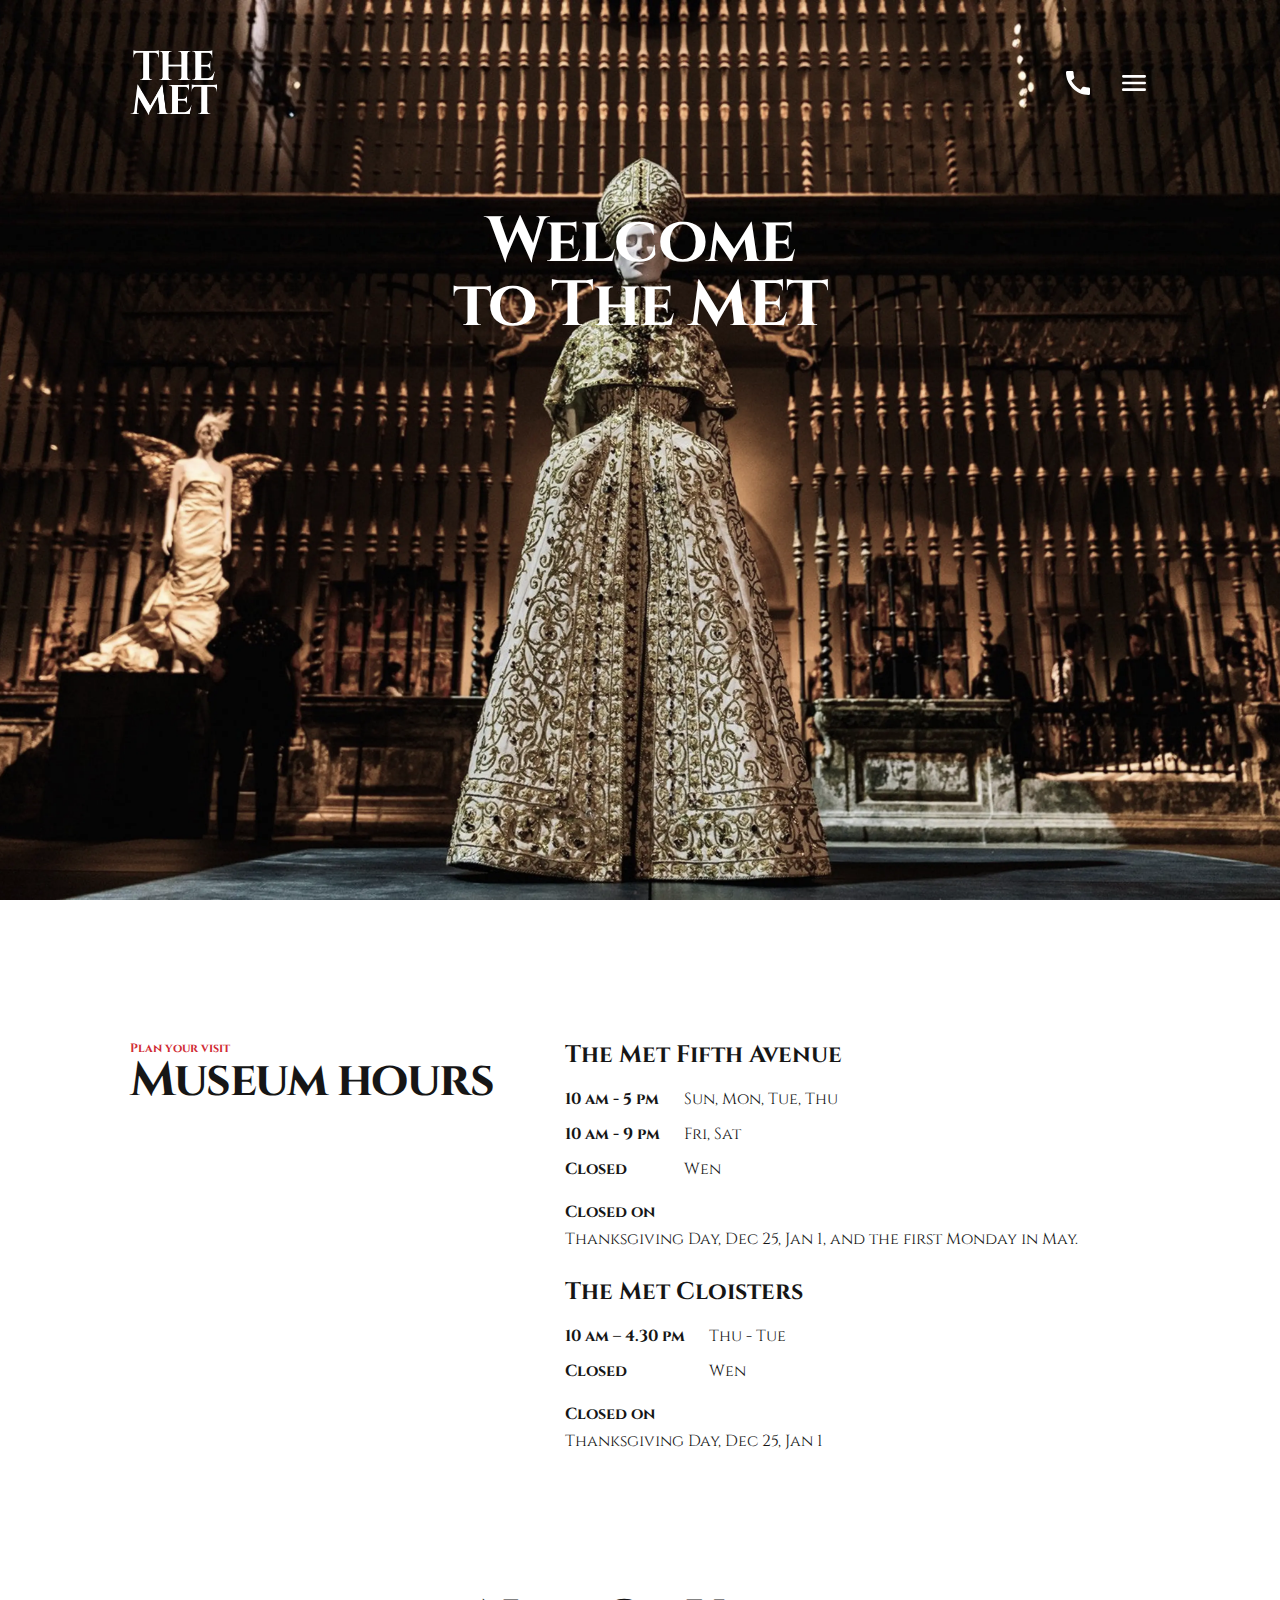
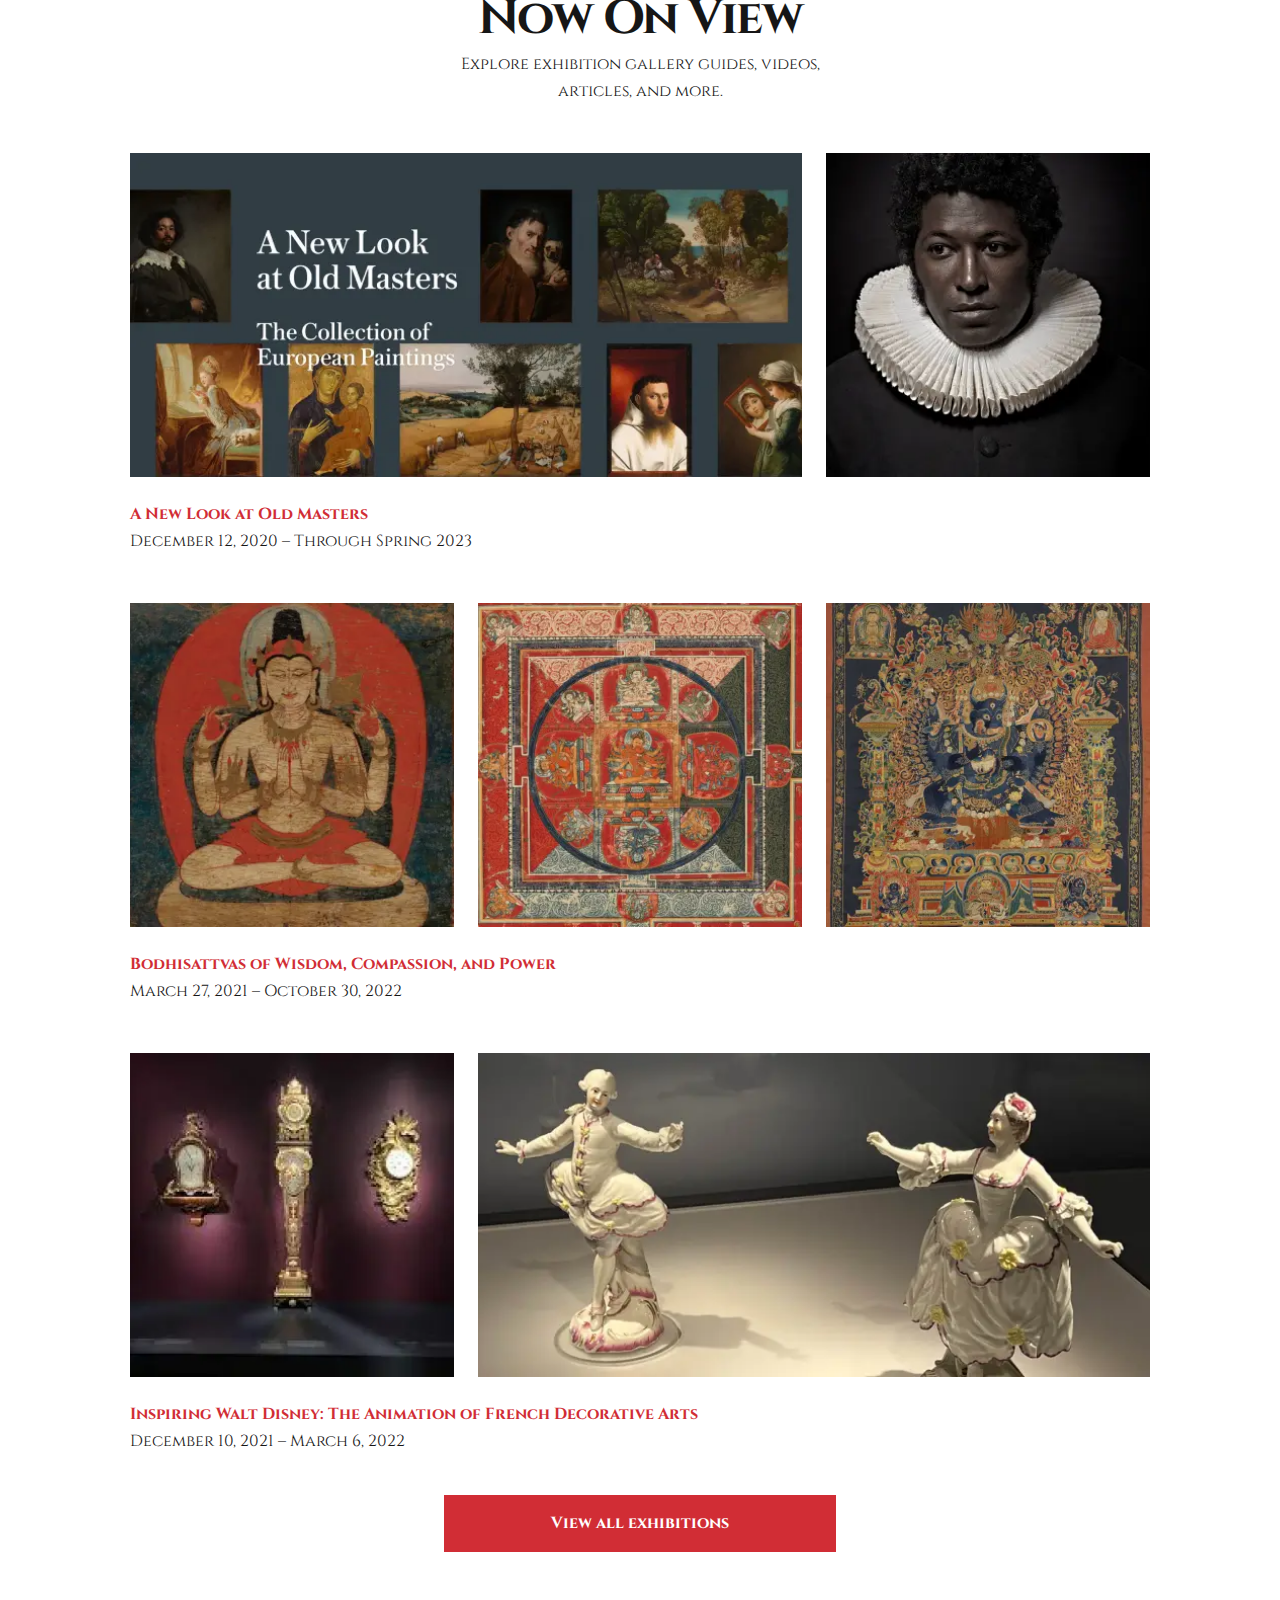
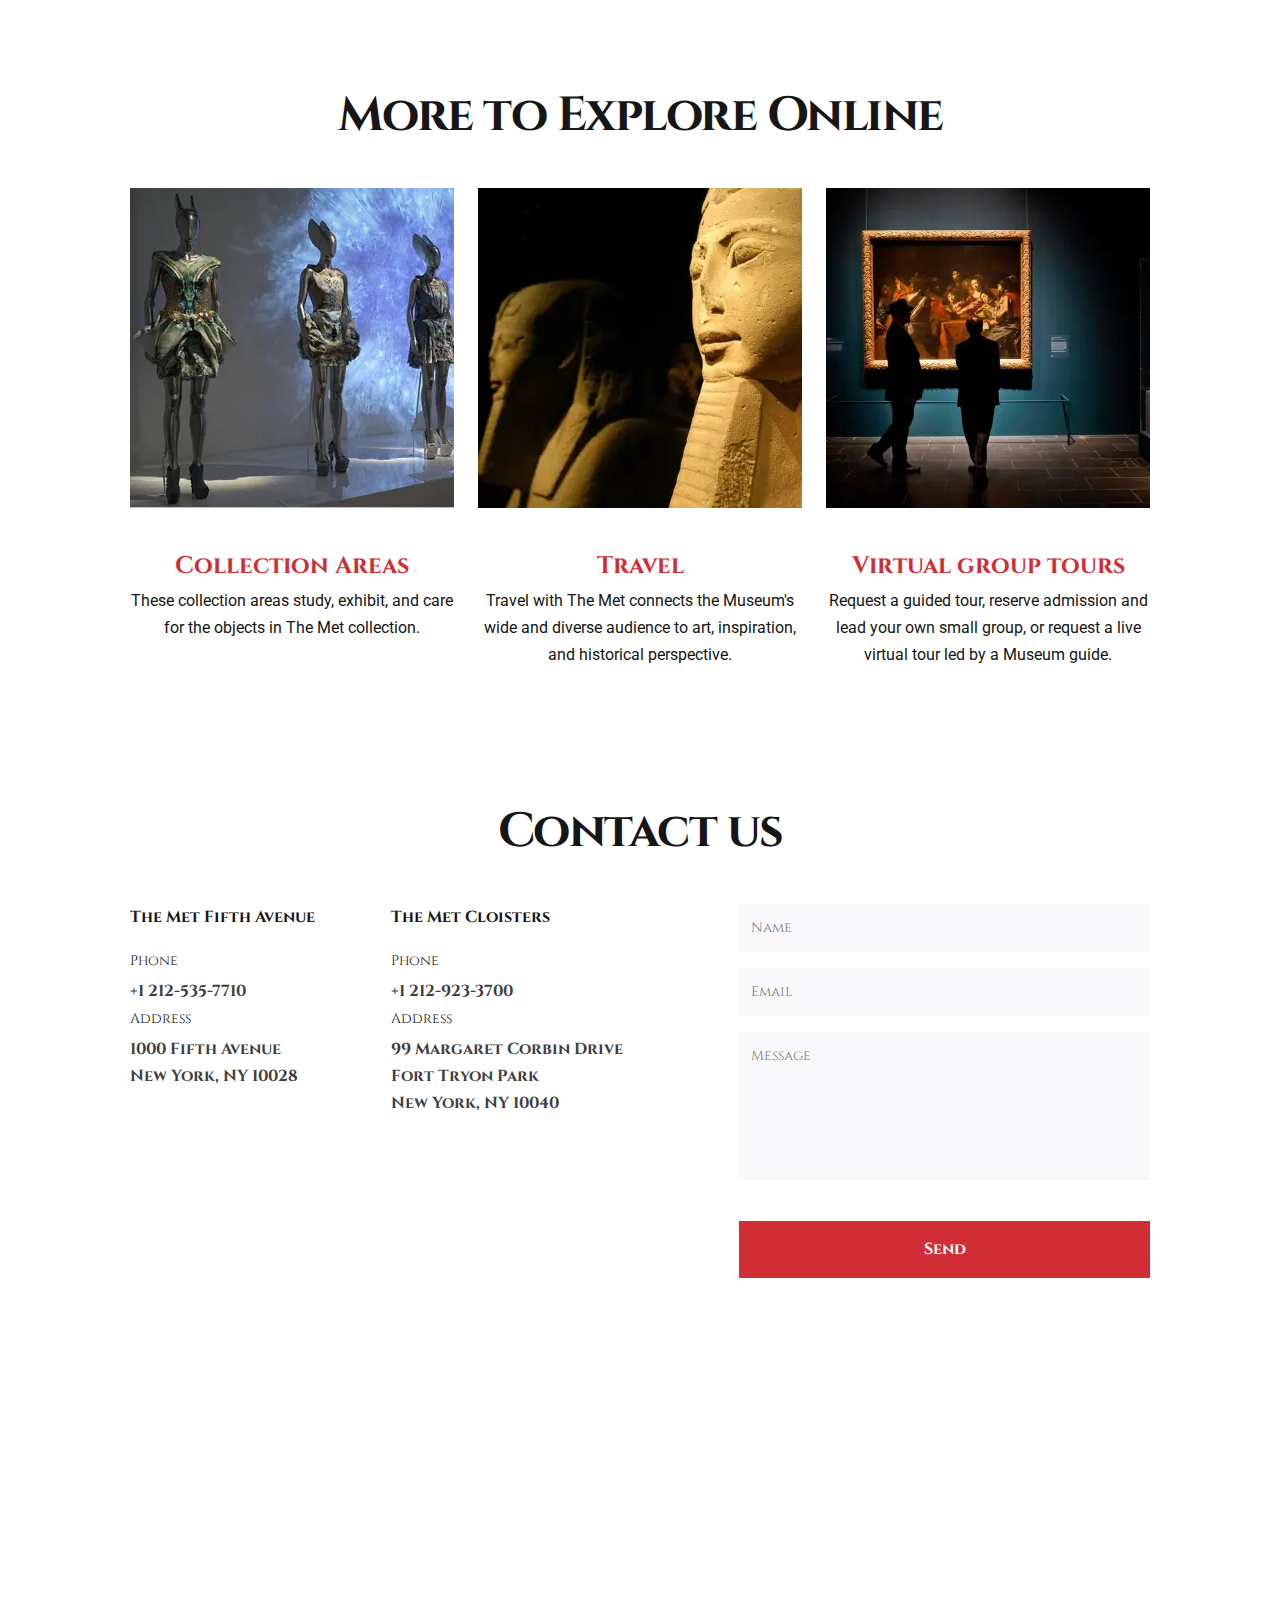
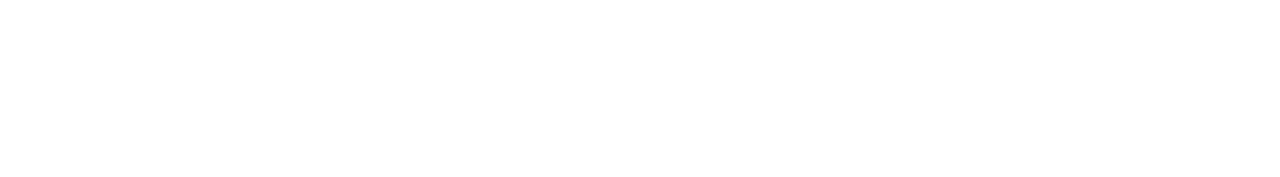
<file: index.html>
<!DOCTYPE html><html lang="en" class="page"><head><meta charset="utf-8"><meta name="viewport" content="width=device-width, initial-scale=1.0"><title>Met</title><link rel="icon" href="favicon.60c6b1f2.ico" type="image/x-icon"><link rel="preconnect" href="https://fonts.googleapis.com"><link rel="preconnect" href="https://fonts.gstatic.com" crossorigin><link href="https://fonts.googleapis.com/css2?family=Cinzel:wght@400;500;700&family=Inter:wght@400;500;700&family=Roboto:wght@400;500;700&display=swap" rel="stylesheet"><link rel="stylesheet" href="index.51cebb7d.css"><script src="index.cabb280d.js" defer></script></head><body class="page__body"> <header class="header"> <div class="container"> <div class="header__content"> <div class="top-bar"> <a href="#" class="top-bar__logo-link"> <img src="met-logo-2x.b9f8d69a.png" alt="The Met logo" class="top-bar__logo"> </a> <div class="top-bar__icons"> <div class="icon icon--phone"> <div class="top-bar__contacts"> <a href="tel:+12125357710" class="top-bar__phone-number"> The Met Fifth Avenue <br> +1 212-535-7710 </a> <a href="tel:+12129233700" class="top-bar__phone-number"> The Met Cloisters <br> +1 212-923-3700 </a> </div> </div> <a href="#menu" class="icon icon--menu"></a> </div> </div> <h1 class="header__title"> Welcome <br> to The MET </h1> </div> </div> </header> <aside class="menu page__menu" id="menu"> <div class="container"> <div class="menu__top top-bar"> <a href="#" class="top-bar__logo-link"> <img src="met-logo-2x.b9f8d69a.png" alt="The Met logo" class="top-bar__logo"> </a> <a href="#" class="icon icon--close"></a> </div> <div class="menu__bottom"> <nav class="menu__nav nav"> <ul class="nav__list"> <li class="nav__item"> <a href="#" class="nav__link"> Home </a> </li> <li class="nav__item"> <a href="#about-us" class="nav__link"> About Us </a> </li> <li class="nav__item"> <a href="#now-on-view" class="nav__link"> Now on view </a> </li> <li class="nav__item"> <a href="#explore-online" class="nav__link"> Explore Online </a> </li> <li class="nav__item"> <a href="#contacts" class="nav__link"> Contacts </a> </li> </ul> </nav> <a href="tel:+12125357710" class="menu__phone-number menu__phone-number--fifth-avenue"> The Met Fifth Avenue <br> +1 212-535-7710 </a> <a href="tel:+12129233700" class="menu__phone-number menu__phone-number--cloisters"> The Met Cloisters <br> +1 212-923-3700 </a> <a href="tel:+12125357710" class="menu__call-to-order"> call to order </a> </div> </div> </aside> <main class="main"> <div class="container"> <div class="main__content"> <section class="about-us" id="about-us"> <h2 class="about-us__title section-title section-title--align--left"> Museum hours </h2> <div class="about-us__content"> <div> <h3 class="about-us__subtitle">The Met Fifth Avenue</h3> <div class="about-us__work-time"> <div class="about-us__time"> <p>10 am - 5 pm</p> <p>10 am - 9 pm</p> <p>Closed</p> </div> <div class="about-us__day"> <p>Sun, Mon, Tue, Thu</p> <p>Fri, Sat</p> <p>Wen</p> </div> </div> <div> <p class="about-us__time">Closed on</p> <p class="about-us__day">Thanksgiving Day, Dec 25, Jan 1, and the first Monday in May.</p> </div> </div> <div> <h3 class="about-us__subtitle">The Met Cloisters</h3> <div class="about-us__work-time"> <div class="about-us__time"> <p>10 am – 4.30 pm</p> <p>Closed</p> </div> <div class="about-us__day"> <p>Thu - Tue</p> <p>Wen</p> </div> </div> <div> <p class="about-us__time">Closed on</p> <p class="about-us__day">Thanksgiving Day, Dec 25, Jan 1</p> </div> </div> </div> </section> <section class="now-on-view" id="now-on-view"> <h2 class="section-title section-title--bottom-small">Now On View</h2> <p class="now-on-view__description">Explore exhibition gallery guides, videos, articles, and more.</p> <div class="now-on-view__wrapper"> <article class="exhibition"> <div class="exhibition__photos"> <div class="exhibition__photo exhibition__photo--wide"> <img class="exhibition__img exhibition__img--fit" src="new%20look%201.a5b10a98.webp" alt="A New Look at Old Masters"> </div> <div class="exhibition__photo exhibition__photo--square"> <img class="exhibition__img" src="new%20look%202.52758de9.webp" alt="A New Look at Old Masters"> </div> </div> <h3 class="exhibition__title">A New Look at Old Masters</h3> <p class="exhibition__period">December 12, 2020 – Through Spring 2023</p> </article> <article class="exhibition"> <div class="exhibition__photos exhibition__photos--gap"> <div class="exhibition__photo exhibition__photo--big exhibition__photo--square"> <img class="exhibition__img" src="bodhi%201.2b865777.webp" alt="Bodhisattvas of Wisdom"> </div> <div class="exhibition__photo exhibition__photo--big exhibition__photo--square"> <img class="exhibition__img" src="bodhi%202.0aefa30f.webp" alt="Bodhisattvas of Wisdom"> </div> <div class="exhibition__photo exhibition__photo--none exhibition__photo--square"> <img class="exhibition__img" src="bodhi%203.0d7e9787.webp" alt="Bodhisattvas of Wisdom"> </div> </div> <h3 class="exhibition__title">Bodhisattvas of Wisdom, Compassion, and Power</h3> <p class="exhibition__period">March 27, 2021 – October 30, 2022</p> </article> <article class="exhibition"> <div class="exhibition__photos"> <div class="exhibition__photo exhibition__photo--square"> <img class="exhibition__img" src="disney%201.de6bdf0f.webp" alt="Inspiring Walt Disney"> </div> <div class="exhibition__photo exhibition__photo--wide"> <img class="exhibition__img" src="disney%202.7f4a6fbb.webp" alt="Inspiring Walt Disney"> </div> </div> <h3 class="exhibition__title">Inspiring Walt Disney: The Animation of French Decorative Arts</h3> <p class="exhibition__period">December 10, 2021 – March 6, 2022</p> </article> </div> <a href="javascript:alert('Welcome to our exhibitions!');" class="exhibition__button">View all exhibitions</a> </section> <section class="explore-online" id="explore-online"> <h2 class="section-title">More to Explore Online</h2> <div class="explore-online__tours"> <article class="explore-online__tour tour"> <img src="collection.3af3d521.webp" alt="Collection Areas" class="tour__photo"> <h3 class="tour__title">Collection Areas</h3> <p class="tour__description">These collection areas study, exhibit, and care for the objects in The Met collection.</p> </article> <article class="explore-online__tour tour"> <img src="travel.139097e5.webp" alt="Travel" class="tour__photo"> <h3 class="tour__title">Travel</h3> <p class="tour__description">Travel with The Met connects the Museum's wide and diverse audience to art, inspiration, and historical perspective.</p> </article> <article class="explore-online__tour tour"> <img src="virtual.df65944c.webp" alt="Virtual group tours" class="tour__photo"> <h3 class="tour__title">Virtual group tours</h3> <p class="tour__description">Request a guided tour, reserve admission and lead your own small group, or request a live virtual tour led by a Museum guide.</p> </article> </div> </section> <section class="contacts" id="contacts"> <h2 class="contacts__title section-title">Contact us</h2> <div class="contacts__wrapper"> <div class="contacts__group"> <div class="contacts__met"> <div class="contacts__subtitle">The Met Fifth Avenue</div> <div class="contacts__name">Phone</div> <a href="tel:+12125357710" class="contacts__info">+1 212-535-7710</a> <div class="contacts__name">Address</div> <a href="https://www.google.com.ua/maps/place/1000+5th+Ave,+New+York,+NY+10028,+%D0%A1%D0%A8%D0%90/@40.7794355,-73.9659593,17z/data=!3m1!4b1!4m6!3m5!1s0x89c25896dcda965d:0x5bbcfab18ea2c739!8m2!3d40.7794355!4d-73.9633844!16s%2Fg%2F1yl46zflv?hl=ru&entry=ttu" class="contacts__info" target="_blank"> 1000 Fifth Avenue <br> New York, NY 10028 </a> </div> <div class="contacts__met"> <div class="contacts__subtitle">The Met Cloisters</div> <div class="contacts__name">Phone</div> <a href="tel:+12129233700" class="contacts__info">+1 212-923-3700</a> <div class="contacts__name">Address</div> <a href="https://www.google.com.ua/maps/search/99+Margaret+Corbin+Drive+Fort+Tryon+Park+New+York,+NY+10040/@40.8633434,-73.9336517,18z/data=!3m1!4b1?hl=ru&entry=ttu" class="contacts__info" target="_blank"> 99 Margaret Corbin Drive Fort Tryon Park <br> New York, NY 10040 </a> </div> </div> <div class="contacts__form"> <form method="post" class="form" onsubmit="this.reset(); return false;"> <input class="form__input" type="text" name="name" placeholder="Name" required> <input class="form__input" type="email" name="email" placeholder="Email" required> <textarea class="form__input" name="message" rows="6" cols="30" placeholder="Message" required></textarea> <button class="form__button" type="submit">Send</button> </form> </div> </div> </section> </div> </div> </main> <footer class="footer"></footer> </body></html>
</file>
<file: index.51cebb7d.css>
.container{padding-left:20px;padding-right:20px}@media (min-width:576px){.container{padding-left:72px;padding-right:72px}}@media (min-width:1024px){.container{max-width:1020px;margin-left:auto;margin-right:auto;padding-left:120px;padding-right:120px}}.header{background:url(header-bgi.3ea209c8.webp) 50%/cover no-repeat}.header__content{-ms-flex-direction:column;flex-direction:column;height:100vh;display:-ms-flexbox;display:flex}.header__title{color:#fff;letter-spacing:-1.5px;text-align:center;margin:0;font-size:40px;font-weight:700;line-height:100%;position:relative;top:18%}@media (min-width:576px){.header__title{font-size:64px;top:10%}}@media (min-width:1024px){.header__title{top:5%}}body,p,h1,h2,h3{margin:0}.page{color:#161616;scroll-behavior:smooth;font-family:Cinzel,sans-serif;font-size:16px;line-height:27px}.page:has(.page__menu:target){overflow:hidden}.page__body{min-width:320px;margin:0}.page__menu{opacity:0;pointer-events:none;transition:all .3s;position:fixed;top:0;left:0;right:0;transform:translate(-100%)}.page__menu:target{opacity:1;pointer-events:all;transform:translate(0)}.top-bar{-ms-flex-pack:justify;justify-content:space-between;-ms-flex-align:center;align-items:center;padding-top:25px;padding-bottom:25px;display:-ms-flexbox;display:flex}@media (min-width:576px){.top-bar{padding-top:50px;padding-bottom:50px}}.top-bar__logo-link{display:-ms-flexbox;display:flex}.top-bar__logo{width:64px;height:46px;transition:transform .4s}@media (min-width:576px){.top-bar__logo{width:87px;height:65px}}.top-bar__logo:hover{transform:scale(1.2)}.top-bar__icons{-ms-flex-align:center;align-items:center;gap:24px;display:-ms-flexbox;display:flex}.top-bar__contacts{opacity:0;width:190px;position:absolute;top:-35px;right:30px}@media (min-width:576px){.top-bar__contacts{top:-40px;right:50px}}.top-bar__phone-number{color:#fff;text-align:right;font-size:12px;font-weight:700;line-height:27px;text-decoration:none;transition:transform .4s;display:block}.top-bar__phone-number:hover{color:#f5e6ab;transform:scale(1.07)}@media (min-width:576px){.top-bar__phone-number{font-size:16px}}.icon{background-size:cover;width:24px;height:24px;transition:transform .4s;display:block}@media (min-width:576px){.icon{width:32px;height:32px}}.icon:hover{transform:scale(1.2)}.icon--phone{background-image:url(icon-phone.df4ddc40.svg);position:relative}.icon--phone:hover .top-bar__contacts{opacity:1}.icon--menu{background-image:url(icon-burger-menu.6304bb29.svg)}.icon--menu:hover{background-image:url(icon-burger-menu-hover.a12f1c29.svg)}.icon--close{background-image:url(icon-close.a491bbae.svg)}.menu{box-sizing:border-box;text-transform:uppercase;background-color:#d12d35;height:100vh;font-weight:700;overflow-y:auto}.menu__top{z-index:1;background-color:#d12d35;margin-bottom:15px;position:sticky;top:0}.menu__nav{margin-bottom:32px}.menu__phone-number{color:#fff;margin-bottom:8px;font-size:16px;line-height:27px;text-decoration:none;transition:color .4s;display:block}.menu__phone-number:hover{color:#161616}.menu__call-to-order{letter-spacing:2px;color:#fff;border-bottom:1px solid #fff;width:fit-content;margin-top:16px;padding-bottom:7px;font-size:12px;line-height:16px;text-decoration:none;transition:color .4s;display:block}.menu__call-to-order:hover{color:#161616}.nav__list{letter-spacing:2px;-ms-flex-direction:column;flex-direction:column;gap:32px;margin:0;padding:0;font-size:22px;line-height:22px;list-style-type:none;display:-ms-flexbox;display:flex}.nav__link{color:#fff;text-decoration:none;position:relative}.nav__link:after{content:"";transform-origin:0;background-color:#fff;width:100%;height:1px;transition:transform .3s;display:block;position:absolute;bottom:-8px;transform:scale(0)}.nav__link:hover:after{transform:scale(1)}.section-title{letter-spacing:-1.5px;text-align:center;margin:0 0 40px;font-size:32px;font-weight:700;line-height:100%}@media (min-width:576px){.section-title{margin-bottom:48px;font-size:48px}}.section-title--align--left{text-align:left}.section-title--bottom-small{margin-bottom:8px}.main{background-color:#fff}.main__content{-ms-flex-direction:column;flex-direction:column;gap:100px;padding-top:100px;padding-bottom:100px;display:-ms-flexbox;display:flex}@media (min-width:576px){.main__content{gap:140px;padding-top:140px;padding-bottom:140px}}.about-us{--column-count:2;grid-template-columns:repeat(var(--column-count),1fr);column-gap:20px;display:grid}@media (min-width:576px){.about-us{--column-count:6;column-gap:24px}}@media (min-width:1024px){.about-us{--column-count:12}}.about-us__title{grid-column:1/-1;margin-bottom:32px}@media (min-width:576px){.about-us__title{grid-column:1/4}}@media (min-width:1024px){.about-us__title{grid-column:span 5}}.about-us__title:before{content:"Plan your visit";letter-spacing:0;text-align:left;color:#d12d35;font-size:12px;font-weight:700;line-height:17px;display:block}.about-us__content{grid-column:1/-1;row-gap:24px;display:grid}@media (min-width:576px){.about-us__content{grid-column:4/-1}}@media (min-width:1024px){.about-us__content{grid-column:span 7}}.about-us__subtitle{letter-spacing:0;text-align:left;margin-bottom:16px;font-size:24px;font-weight:700;line-height:30px}.about-us__work-time{gap:24px;margin-bottom:16px;display:-ms-flexbox;display:flex}.about-us__time{letter-spacing:0;text-align:left;row-gap:8px;font-weight:700;display:grid}.about-us__day{letter-spacing:0;text-align:left;row-gap:8px;font-weight:400;display:grid}.now-on-view__description{text-align:center;max-width:400px;margin:0 auto 48px}.now-on-view__wrapper{row-gap:48px;margin-bottom:40px;display:grid}.exhibition__photos{--column-count:2;grid-template-columns:repeat(var(--column-count),1fr);column-gap:20px;margin-bottom:24px;display:grid}@media (min-width:576px){.exhibition__photos{--column-count:6;column-gap:24px}}@media (min-width:1024px){.exhibition__photos{--column-count:12}}.exhibition__photos--gap{--column-count:3;column-gap:8px}@media (min-width:576px){.exhibition__photos--gap{--column-count:6;column-gap:24px}}@media (min-width:1024px){.exhibition__photos--gap{--column-count:12}}.exhibition__photo{transition:transform .4s;position:relative}.exhibition__photo:hover{transform:scale(1.07)}@media (min-width:576px){.exhibition__photo--wide{grid-column:span 4}}@media (min-width:1024px){.exhibition__photo--wide{grid-column:span 8}}.exhibition__photo--square{height:0;padding-bottom:100%}@media (min-width:576px){.exhibition__photo--square{grid-column:span 2}}@media (min-width:1024px){.exhibition__photo--square{grid-column:span 4}}@media (min-width:576px){.exhibition__photo--none{display:none}}@media (min-width:1024px){.exhibition__photo--none{display:block}}@media (min-width:576px){.exhibition__photo--big{grid-column:span 3}}@media (min-width:1024px){.exhibition__photo--big{grid-column:span 4}}.exhibition__img{object-position:top right;object-fit:cover;width:100%;height:100%;position:absolute}.exhibition__img--fit{object-position:-45px}@media (min-width:576px){.exhibition__img--fit{object-position:0}}.exhibition__title{color:#d12d35;font-size:16px;font-weight:700}.exhibition__button{text-align:center;color:#fff;background-color:#d12d35;border:0;max-width:392px;margin-left:auto;margin-right:auto;padding:15px 0;font-weight:700;text-decoration:none;transition:background-color .4s;display:block}.exhibition__button:hover{background-color:#ae1c23}.exhibition__button:active{background-color:#eb343d}.explore-online__tours{--column-count:2;grid-template-columns:repeat(var(--column-count),1fr);gap:48px 20px;display:grid}@media (min-width:576px){.explore-online__tours{--column-count:6;column-gap:24px}}@media (min-width:1024px){.explore-online__tours{--column-count:12}}.explore-online__tour{grid-column:1/-1}@media (min-width:576px){.explore-online__tour{grid-column:2/-2}}@media (min-width:1024px){.explore-online__tour{grid-column:span 4}}.tour__photo{width:100%;margin-bottom:16px;transition:transform .4s}.tour__photo:hover{transform:scale(1.07)}@media (min-width:576px){.tour__photo{margin-bottom:32px}}.tour__title{letter-spacing:0;color:#d12d35;text-align:center;margin-bottom:4px;font-size:24px;font-weight:700;line-height:34px}.tour__description{letter-spacing:0;text-align:center;font-family:Roboto,sans-serif;font-size:16px;line-height:27px}.contacts__title{margin-bottom:48px}.contacts__wrapper{--column-count:2;grid-template-columns:repeat(var(--column-count),1fr);column-gap:20px;display:grid}@media (min-width:576px){.contacts__wrapper{--column-count:6;column-gap:24px}}@media (min-width:1024px){.contacts__wrapper{--column-count:12}}.contacts__group{grid-column:1/-1}@media (min-width:576px){.contacts__group{grid-column:span 3}}@media (min-width:1024px){.contacts__group{grid-column:span 7;grid-template-columns:repeat(7,1fr);column-gap:24px;display:grid}}.contacts__met{margin-bottom:48px}@media (min-width:1024px){.contacts__met{grid-column:span 3}}.contacts__form{grid-column:1/-1}@media (min-width:576px){.contacts__form{grid-column:span 3}}@media (min-width:1024px){.contacts__form{grid-column:8/13}}.contacts__subtitle{margin-bottom:16px;font-weight:700}.contacts__name{margin-bottom:4px;font-size:14px}.contacts__info{color:#3e3e3e;margin-bottom:8px;font-weight:700;line-height:22px;text-decoration:none;transition:color .4s}.contacts__info:hover{color:#d12d35}.form__input{box-sizing:border-box;letter-spacing:0;color:#161616;resize:none;background-color:#f8f8fa;border:1px solid #f8f8fa;width:100%;margin-bottom:16px;padding:13px 11px;font-family:Cinzel,sans-serif;font-size:14px;line-height:20px}.form__input::placeholder{color:#7e7e83}.form__input::placeholder{color:#7e7e83}.form__input:hover{border:1px solid #d5d7de}.form__input:focus-visible{border:1px solid #161616;outline:0}.form__button{text-align:center;color:#fff;letter-spacing:0;cursor:pointer;background-color:#d12d35;border:0;width:100%;margin-top:16px;margin-left:auto;margin-right:auto;padding:15px 0;font-family:Cinzel,sans-serif;font-size:16px;font-weight:700;line-height:27px;text-decoration:none;transition:background-color .4s;display:block}.form__button:hover{background-color:#ae1c23}.form__button:active{background-color:#eb343d}.footer{z-index:-1;background:url(footer.f21107e8.webp) 50%/cover no-repeat;height:180px;position:sticky;bottom:0}@media (min-width:576px){.footer{height:359px}}
/*# sourceMappingURL=index.51cebb7d.css.map */
</file>
